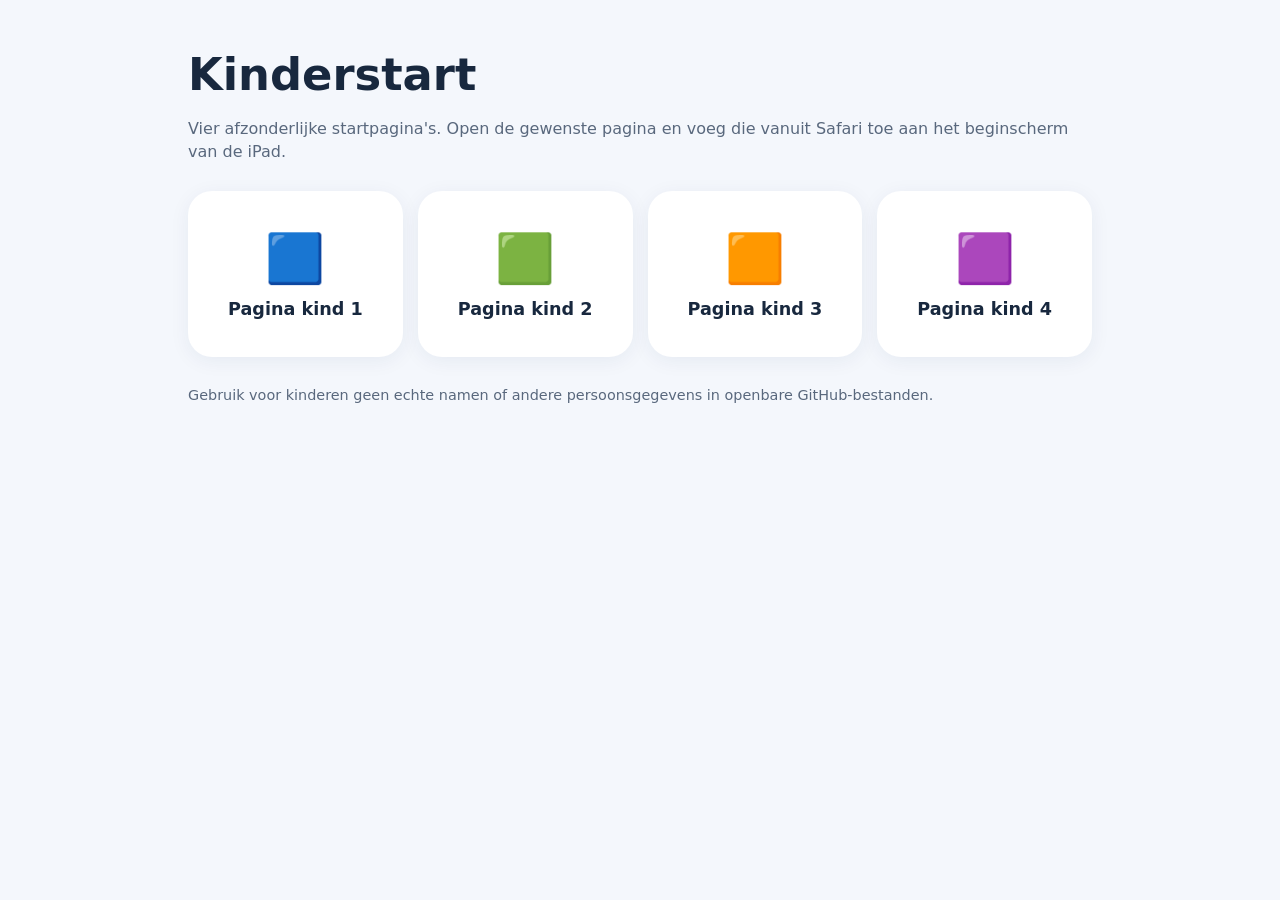
<file: index.html>
<!doctype html><html lang="nl"><head><meta charset="utf-8"><meta name="viewport" content="width=device-width,initial-scale=1"><meta name="theme-color" content="#f4f7fc"><link rel="stylesheet" href="style.css"><title>Kinderstart</title></head><body><main class="wrap"><h1>Kinderstart</h1><p class="muted">Vier afzonderlijke startpagina's. Open de gewenste pagina en voeg die vanuit Safari toe aan het beginscherm van de iPad.</p><section class="grid"><a class="tile" href="kind1.html"><div class="emoji">🟦</div>Pagina kind 1</a><a class="tile" href="kind2.html"><div class="emoji">🟩</div>Pagina kind 2</a><a class="tile" href="kind3.html"><div class="emoji">🟧</div>Pagina kind 3</a><a class="tile" href="kind4.html"><div class="emoji">🟪</div>Pagina kind 4</a></section><p class="note">Gebruik voor kinderen geen echte namen of andere persoonsgegevens in openbare GitHub-bestanden.</p></main></body></html>
</file>
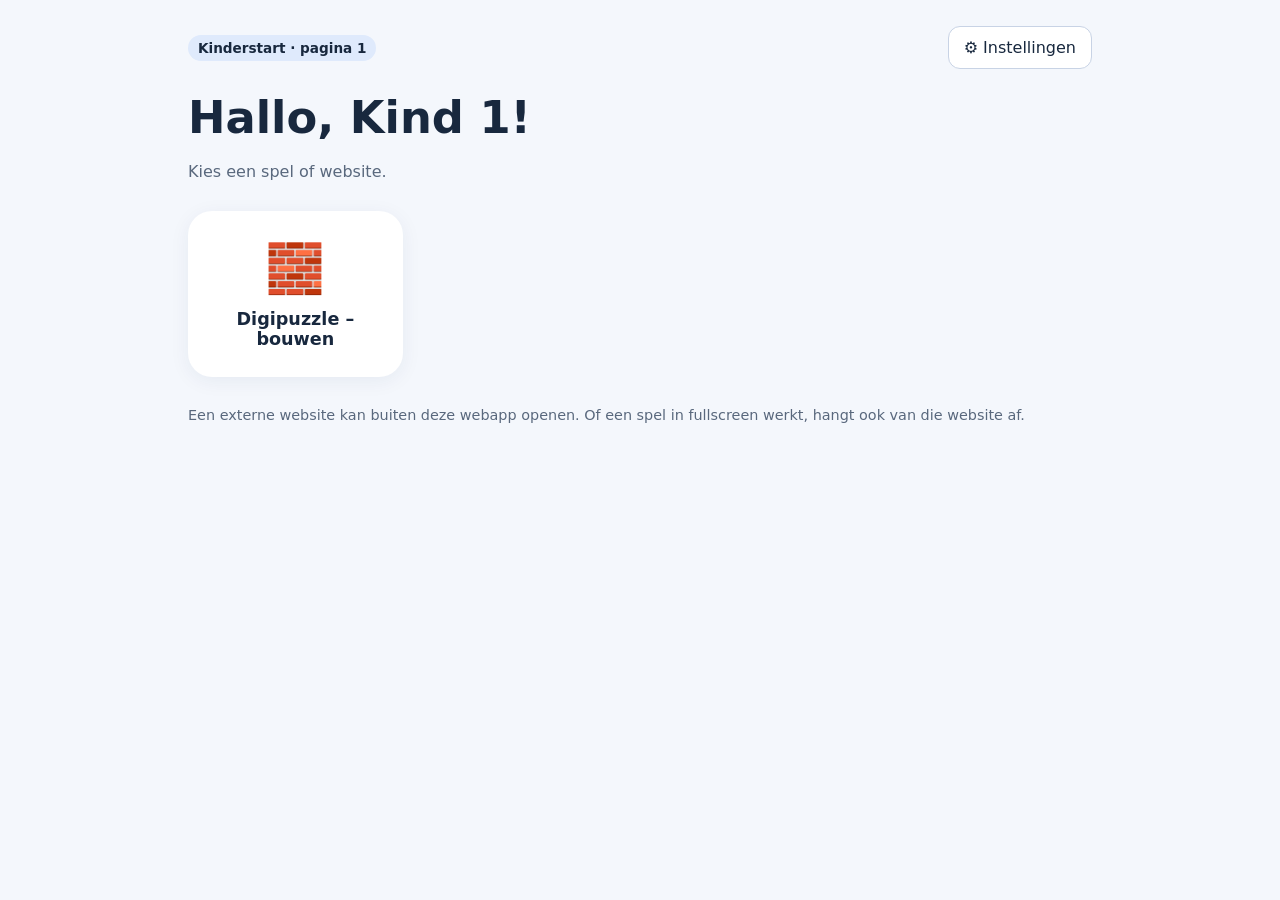
<file: kind1.html>
<!doctype html><html lang="nl"><head><meta charset="utf-8"><meta name="viewport" content="width=device-width,initial-scale=1,viewport-fit=cover"><meta name="theme-color" content="#f4f7fc"><meta name="apple-mobile-web-app-capable" content="yes"><meta name="apple-mobile-web-app-status-bar-style" content="default"><meta name="apple-mobile-web-app-title" content="Kinderstart 1"><link rel="manifest" href="manifest1.webmanifest"><link rel="icon" href="icon.svg" type="image/svg+xml"><link rel="stylesheet" href="style.css"><title>Kinderstart 1</title></head><body data-child="1"><main class="wrap"><header><span class="badge">Kinderstart · pagina 1</span><button class="btn" id="settings">⚙️ Instellingen</button></header><h1 id="title">Hallo!</h1><p class="muted" id="subtitle">Kies een spel of website.</p><section class="grid" id="tiles" aria-label="Mijn links"></section><p class="note">Een externe website kan buiten deze webapp openen. Of een spel in fullscreen werkt, hangt ook van die website af.</p></main><dialog id="editor"><h2>Pagina instellen</h2><label for="name">Naam op de pagina</label><input id="name" maxlength="45"><div class="actions"><button class="btn primary" id="saveName">Naam bewaren</button></div><h3>Links</h3><div class="list" id="rows"></div><div class="actions"><button class="btn primary" id="add">+ Link toevoegen</button></div><h3>Overzetten naar andere iPad</h3><p class="note">Instellingen worden alleen op dit apparaat bewaard. Exporteer of importeer ze om dezelfde pagina op een ander apparaat te gebruiken.</p><div class="actions"><button class="btn" id="export">Exporteer JSON</button><label class="btn" style="margin:0;cursor:pointer">Importeer JSON<input id="import" type="file" accept="application/json,.json" style="display:none"></label></div><p class="note">Dit is geen afgeschermd ouderpaneel: een kind kan deze instellingen ook wijzigen.</p><button class="btn" id="closeEditor">Sluiten</button></dialog><dialog id="linkDialog"><form id="linkForm"><h2>Link instellen</h2><label for="linkTitle">Naam</label><input id="linkTitle" required maxlength="85" placeholder="Bijv. Rekenen"><label for="linkUrl">Volledige URL inclusief parameters</label><input id="linkUrl" required type="url" placeholder="https://voorbeeld.nl/?niveau=3"><label for="linkIcon">Pictogram (emoji)</label><input id="linkIcon" maxlength="8" placeholder="🧮"><div class="row"><button type="button" class="btn" id="cancelLink">Annuleren</button><button type="submit" class="btn primary">Bewaren</button></div></form></dialog><script src="app.js" defer></script></body></html>
</file>
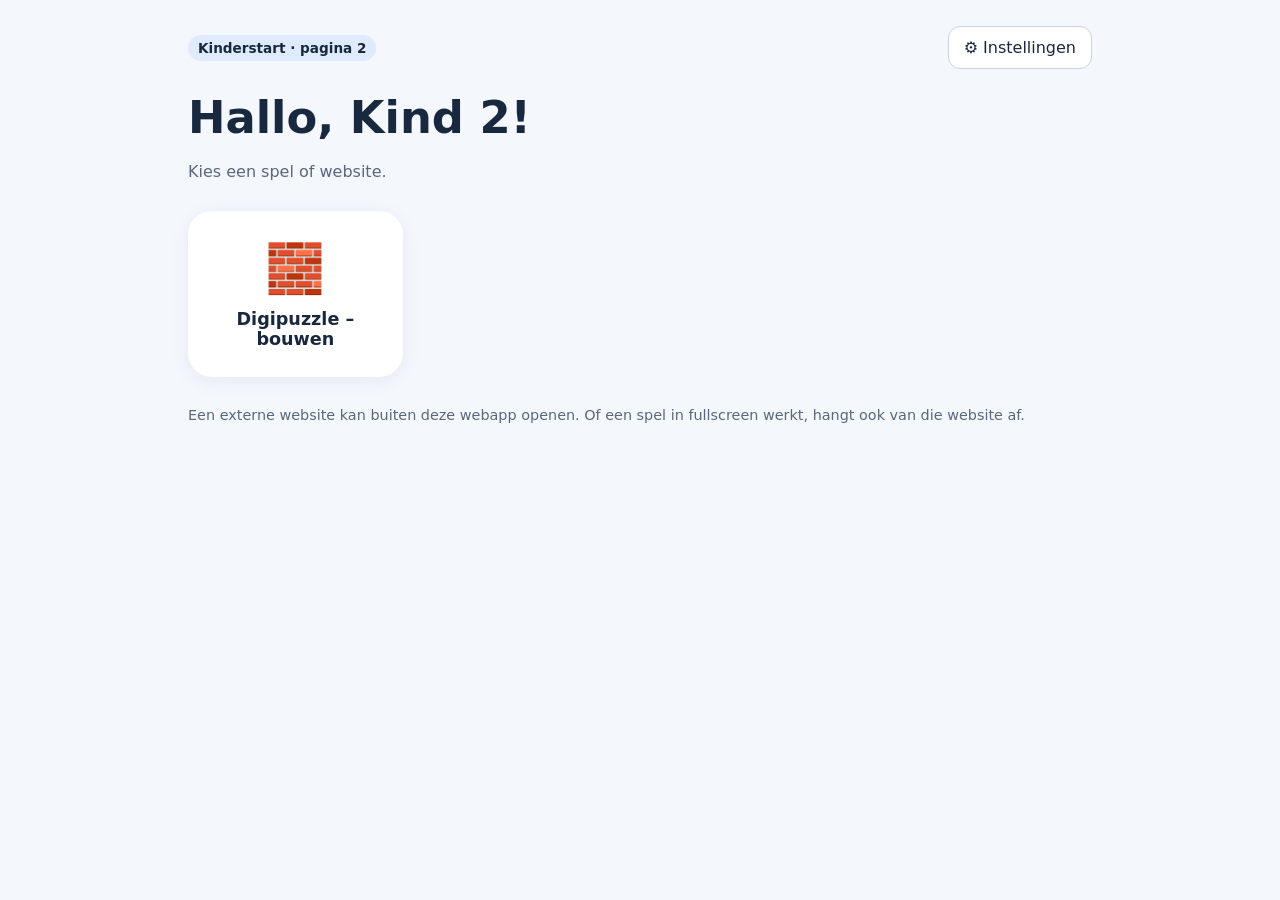
<file: kind2.html>
<!doctype html><html lang="nl"><head><meta charset="utf-8"><meta name="viewport" content="width=device-width,initial-scale=1,viewport-fit=cover"><meta name="theme-color" content="#f4f7fc"><meta name="apple-mobile-web-app-capable" content="yes"><meta name="apple-mobile-web-app-status-bar-style" content="default"><meta name="apple-mobile-web-app-title" content="Kinderstart 2"><link rel="manifest" href="manifest2.webmanifest"><link rel="icon" href="icon.svg" type="image/svg+xml"><link rel="stylesheet" href="style.css"><title>Kinderstart 2</title></head><body data-child="2"><main class="wrap"><header><span class="badge">Kinderstart · pagina 2</span><button class="btn" id="settings">⚙️ Instellingen</button></header><h1 id="title">Hallo!</h1><p class="muted" id="subtitle">Kies een spel of website.</p><section class="grid" id="tiles" aria-label="Mijn links"></section><p class="note">Een externe website kan buiten deze webapp openen. Of een spel in fullscreen werkt, hangt ook van die website af.</p></main><dialog id="editor"><h2>Pagina instellen</h2><label for="name">Naam op de pagina</label><input id="name" maxlength="45"><div class="actions"><button class="btn primary" id="saveName">Naam bewaren</button></div><h3>Links</h3><div class="list" id="rows"></div><div class="actions"><button class="btn primary" id="add">+ Link toevoegen</button></div><h3>Overzetten naar andere iPad</h3><p class="note">Instellingen worden alleen op dit apparaat bewaard. Exporteer of importeer ze om dezelfde pagina op een ander apparaat te gebruiken.</p><div class="actions"><button class="btn" id="export">Exporteer JSON</button><label class="btn" style="margin:0;cursor:pointer">Importeer JSON<input id="import" type="file" accept="application/json,.json" style="display:none"></label></div><p class="note">Dit is geen afgeschermd ouderpaneel: een kind kan deze instellingen ook wijzigen.</p><button class="btn" id="closeEditor">Sluiten</button></dialog><dialog id="linkDialog"><form id="linkForm"><h2>Link instellen</h2><label for="linkTitle">Naam</label><input id="linkTitle" required maxlength="85" placeholder="Bijv. Rekenen"><label for="linkUrl">Volledige URL inclusief parameters</label><input id="linkUrl" required type="url" placeholder="https://voorbeeld.nl/?niveau=3"><label for="linkIcon">Pictogram (emoji)</label><input id="linkIcon" maxlength="8" placeholder="🧮"><div class="row"><button type="button" class="btn" id="cancelLink">Annuleren</button><button type="submit" class="btn primary">Bewaren</button></div></form></dialog><script src="app.js" defer></script></body></html>
</file>
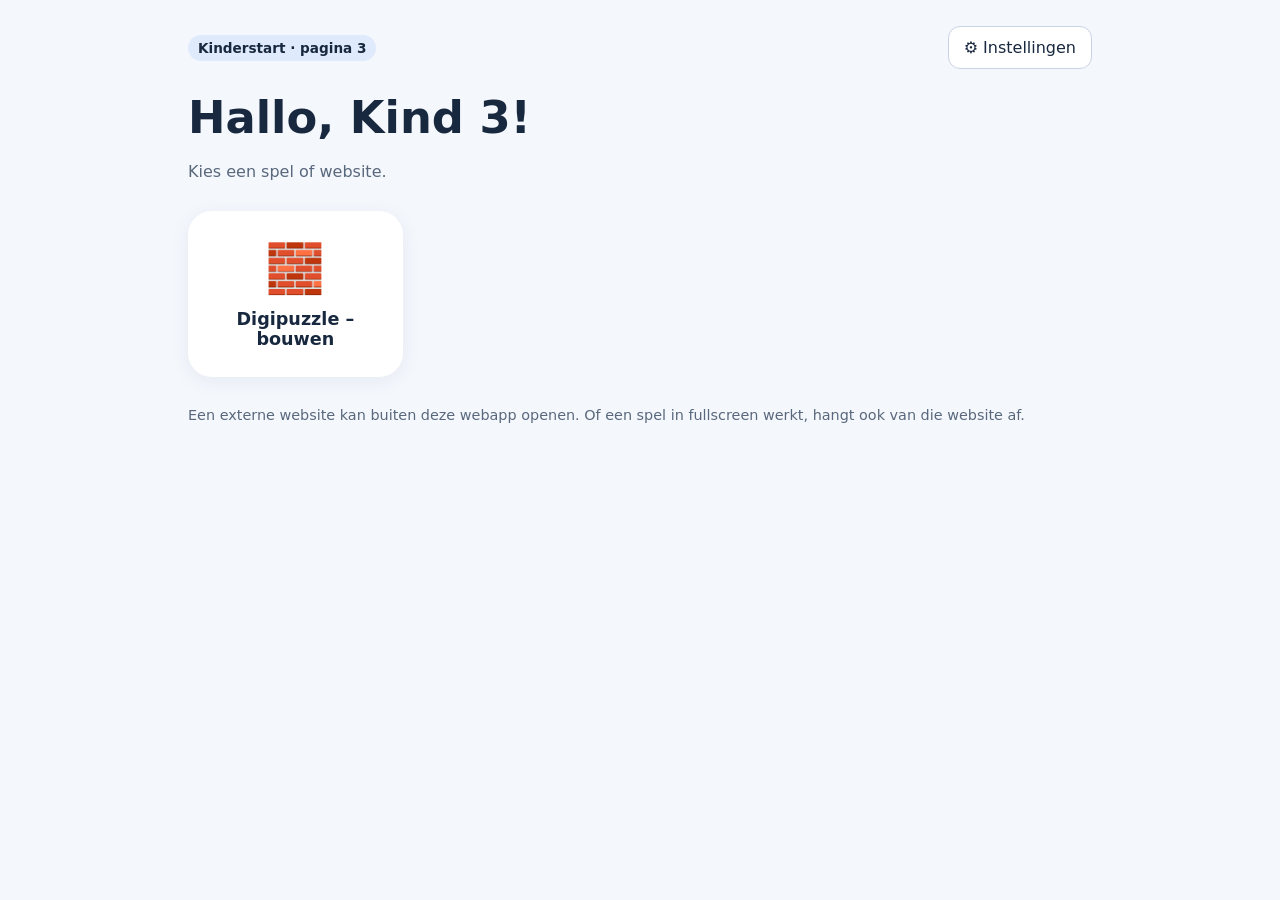
<file: kind3.html>
<!doctype html><html lang="nl"><head><meta charset="utf-8"><meta name="viewport" content="width=device-width,initial-scale=1,viewport-fit=cover"><meta name="theme-color" content="#f4f7fc"><meta name="apple-mobile-web-app-capable" content="yes"><meta name="apple-mobile-web-app-status-bar-style" content="default"><meta name="apple-mobile-web-app-title" content="Kinderstart 3"><link rel="manifest" href="manifest3.webmanifest"><link rel="icon" href="icon.svg" type="image/svg+xml"><link rel="stylesheet" href="style.css"><title>Kinderstart 3</title></head><body data-child="3"><main class="wrap"><header><span class="badge">Kinderstart · pagina 3</span><button class="btn" id="settings">⚙️ Instellingen</button></header><h1 id="title">Hallo!</h1><p class="muted" id="subtitle">Kies een spel of website.</p><section class="grid" id="tiles" aria-label="Mijn links"></section><p class="note">Een externe website kan buiten deze webapp openen. Of een spel in fullscreen werkt, hangt ook van die website af.</p></main><dialog id="editor"><h2>Pagina instellen</h2><label for="name">Naam op de pagina</label><input id="name" maxlength="45"><div class="actions"><button class="btn primary" id="saveName">Naam bewaren</button></div><h3>Links</h3><div class="list" id="rows"></div><div class="actions"><button class="btn primary" id="add">+ Link toevoegen</button></div><h3>Overzetten naar andere iPad</h3><p class="note">Instellingen worden alleen op dit apparaat bewaard. Exporteer of importeer ze om dezelfde pagina op een ander apparaat te gebruiken.</p><div class="actions"><button class="btn" id="export">Exporteer JSON</button><label class="btn" style="margin:0;cursor:pointer">Importeer JSON<input id="import" type="file" accept="application/json,.json" style="display:none"></label></div><p class="note">Dit is geen afgeschermd ouderpaneel: een kind kan deze instellingen ook wijzigen.</p><button class="btn" id="closeEditor">Sluiten</button></dialog><dialog id="linkDialog"><form id="linkForm"><h2>Link instellen</h2><label for="linkTitle">Naam</label><input id="linkTitle" required maxlength="85" placeholder="Bijv. Rekenen"><label for="linkUrl">Volledige URL inclusief parameters</label><input id="linkUrl" required type="url" placeholder="https://voorbeeld.nl/?niveau=3"><label for="linkIcon">Pictogram (emoji)</label><input id="linkIcon" maxlength="8" placeholder="🧮"><div class="row"><button type="button" class="btn" id="cancelLink">Annuleren</button><button type="submit" class="btn primary">Bewaren</button></div></form></dialog><script src="app.js" defer></script></body></html>
</file>
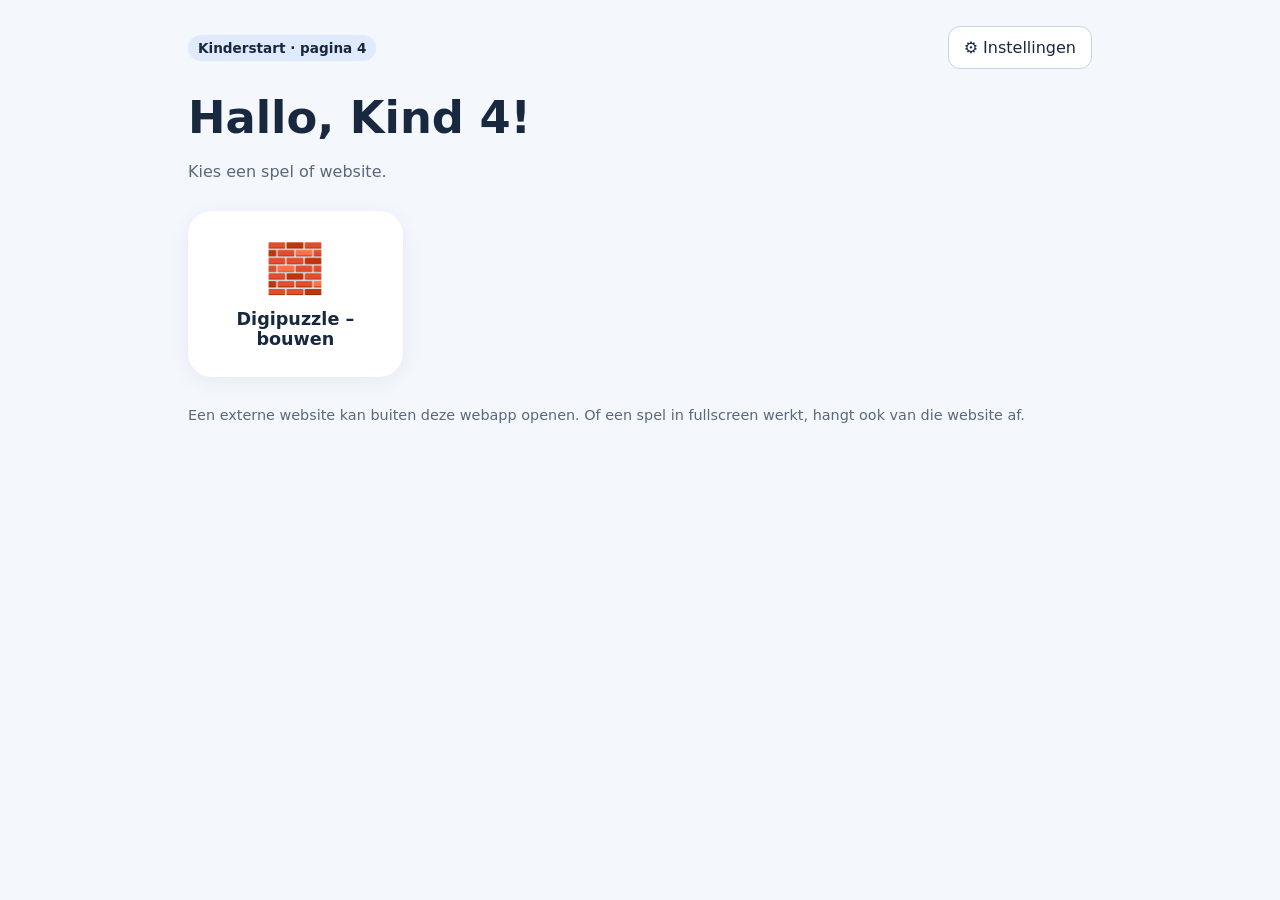
<file: kind4.html>
<!doctype html><html lang="nl"><head><meta charset="utf-8"><meta name="viewport" content="width=device-width,initial-scale=1,viewport-fit=cover"><meta name="theme-color" content="#f4f7fc"><meta name="apple-mobile-web-app-capable" content="yes"><meta name="apple-mobile-web-app-status-bar-style" content="default"><meta name="apple-mobile-web-app-title" content="Kinderstart 4"><link rel="manifest" href="manifest4.webmanifest"><link rel="icon" href="icon.svg" type="image/svg+xml"><link rel="stylesheet" href="style.css"><title>Kinderstart 4</title></head><body data-child="4"><main class="wrap"><header><span class="badge">Kinderstart · pagina 4</span><button class="btn" id="settings">⚙️ Instellingen</button></header><h1 id="title">Hallo!</h1><p class="muted" id="subtitle">Kies een spel of website.</p><section class="grid" id="tiles" aria-label="Mijn links"></section><p class="note">Een externe website kan buiten deze webapp openen. Of een spel in fullscreen werkt, hangt ook van die website af.</p></main><dialog id="editor"><h2>Pagina instellen</h2><label for="name">Naam op de pagina</label><input id="name" maxlength="45"><div class="actions"><button class="btn primary" id="saveName">Naam bewaren</button></div><h3>Links</h3><div class="list" id="rows"></div><div class="actions"><button class="btn primary" id="add">+ Link toevoegen</button></div><h3>Overzetten naar andere iPad</h3><p class="note">Instellingen worden alleen op dit apparaat bewaard. Exporteer of importeer ze om dezelfde pagina op een ander apparaat te gebruiken.</p><div class="actions"><button class="btn" id="export">Exporteer JSON</button><label class="btn" style="margin:0;cursor:pointer">Importeer JSON<input id="import" type="file" accept="application/json,.json" style="display:none"></label></div><p class="note">Dit is geen afgeschermd ouderpaneel: een kind kan deze instellingen ook wijzigen.</p><button class="btn" id="closeEditor">Sluiten</button></dialog><dialog id="linkDialog"><form id="linkForm"><h2>Link instellen</h2><label for="linkTitle">Naam</label><input id="linkTitle" required maxlength="85" placeholder="Bijv. Rekenen"><label for="linkUrl">Volledige URL inclusief parameters</label><input id="linkUrl" required type="url" placeholder="https://voorbeeld.nl/?niveau=3"><label for="linkIcon">Pictogram (emoji)</label><input id="linkIcon" maxlength="8" placeholder="🧮"><div class="row"><button type="button" class="btn" id="cancelLink">Annuleren</button><button type="submit" class="btn primary">Bewaren</button></div></form></dialog><script src="app.js" defer></script></body></html>
</file>
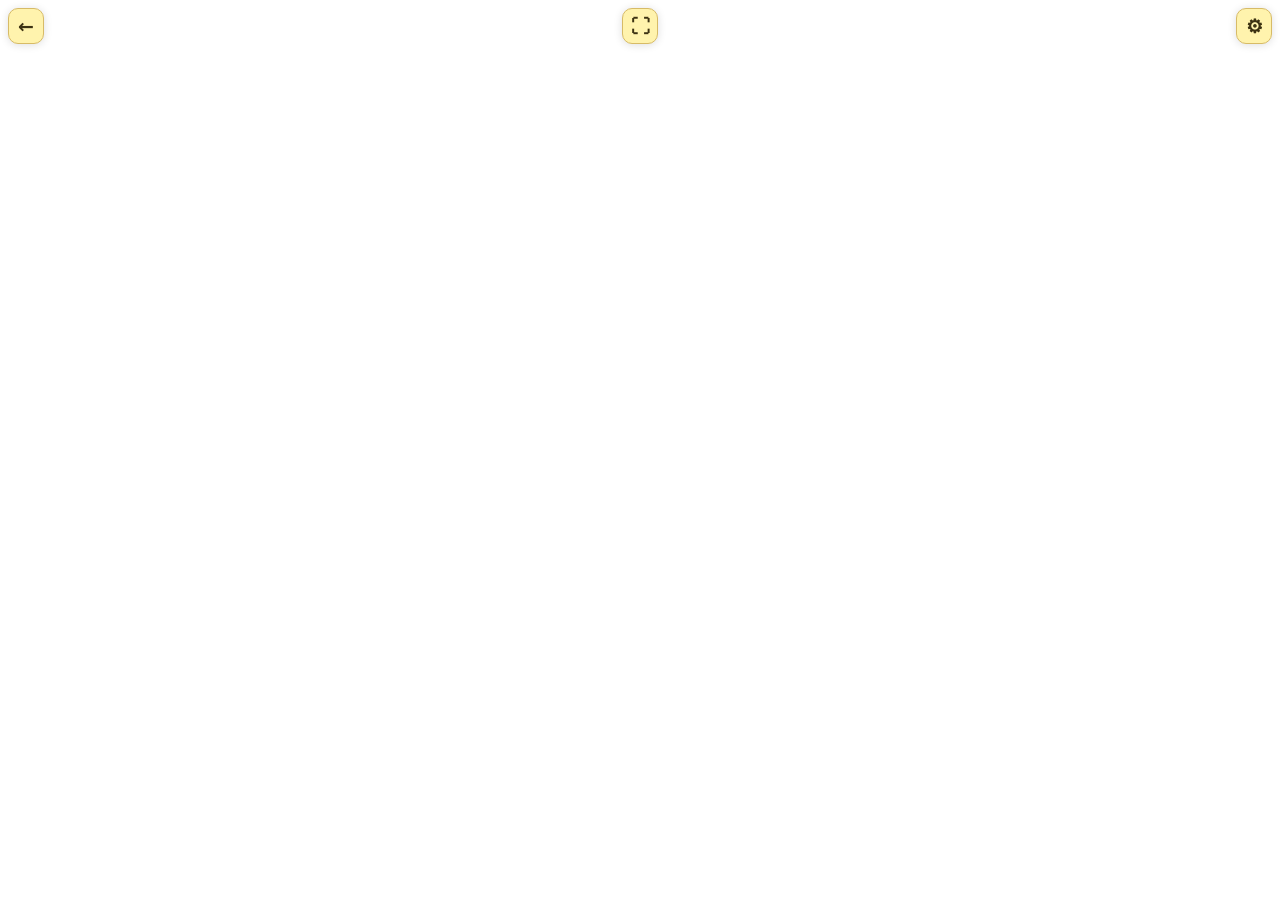
<file: spel.html>
<!doctype html>
<html lang="nl">
<head>
<meta charset="utf-8">
<meta name="viewport" content="width=device-width,initial-scale=1,viewport-fit=cover">
<meta name="apple-mobile-web-app-capable" content="yes">
<meta name="apple-mobile-web-app-status-bar-style" content="black-translucent">
<meta name="theme-color" content="#f4f7fc">
<title>Spel · Kinderstart</title>
<style>
*{box-sizing:border-box}
html,body{margin:0;width:100%;height:100%;overflow:hidden;font-family:system-ui,-apple-system,sans-serif;background:#f4f7fc;color:#18283e}
body{height:100vh;height:100dvh}
#app{position:fixed;inset:0;background:white;overflow:hidden}
#app:fullscreen{width:100%;height:100%;background:white}
#fullscreenNote{position:absolute;bottom:12px;left:50%;transform:translateX(-50%);background:#122c48;color:#fff;padding:8px 12px;border-radius:8px;font-size:13px;z-index:6;max-width:90%;text-align:center}#fullscreenNote[hidden]{display:none}
.viewer{position:absolute;inset:0;overflow:hidden;background:white}
#game{position:absolute;left:0;top:0;display:block;border:0;transform-origin:top left}
.toolbar{position:absolute;z-index:3;top:max(8px,env(safe-area-inset-top));left:max(8px,env(safe-area-inset-left));right:max(8px,env(safe-area-inset-right));display:flex;align-items:flex-start;justify-content:space-between;gap:10px;pointer-events:none}
.toolbar a,.toolbar button{pointer-events:auto;border:1px solid #d7bb67;border-radius:10px;background:#fff3ad;color:#3c3212;text-decoration:none;font-size:19px;font-weight:650;padding:0;width:36px;height:36px;min-width:36px;display:inline-flex;justify-content:center;align-items:center;line-height:1;box-shadow:0 1px 8px #0002} .toolbar a:focus-visible,.toolbar button:focus-visible{outline:3px solid #846400;outline-offset:2px}
.panel{position:absolute;z-index:4;top:calc(max(8px,env(safe-area-inset-top)) + 44px);right:max(8px,env(safe-area-inset-right));width:min(340px,calc(100% - 16px));background:#fffefb;border:1px solid #bcc8d5;border-radius:13px;padding:9px 11px;max-height:calc(100% - 78px - env(safe-area-inset-top) - env(safe-area-inset-bottom));overflow-x:hidden;overflow-y:scroll;-webkit-overflow-scrolling:touch;touch-action:pan-y;overscroll-behavior-y:contain;box-shadow:0 4px 24px #0003;font-size:14px}
.panel[hidden]{display:none}.panel h2{font-size:15px;margin:0 0 3px}.panel p{margin:4px 0 12px;color:#46556a}.row{display:grid;grid-template-columns:1fr auto;gap:2px 6px;margin:6px 0}.row label{font-weight:600}.row input[type=range]{width:100%;accent-color:#1858a7;min-height:26px}.row .entry{grid-column:1/-1;display:grid;grid-template-columns:minmax(0,1fr) 72px;gap:6px;align-items:center}.row input[type=number]{width:100%;font:inherit;font-size:16px;padding:4px 5px;border:1px solid #9baec5;border-radius:8px;min-height:33px;text-align:right}.mode-label{font-weight:650;margin:0 0 4px}.state{font-size:10px;line-height:1.2;border-radius:5px;padding:3px 5px;margin:2px 0 5px;background:#e9f3ff;color:#203953}.panel-head{display:flex;align-items:center;justify-content:space-between;gap:8px;margin-bottom:3px}.panel-head .mode-label{margin:0}.reset-top{font:inherit;font-size:13px;border:1px solid #bdc8d7;border-radius:8px;background:#f6f9ff;padding:5px 9px;color:#173a73;margin:0;min-height:31px;white-space:nowrap}.actions{position:sticky;bottom:-9px;z-index:1;background:#fffefb;padding:7px 0 3px;display:grid;grid-template-columns:repeat(4,minmax(0,1fr));gap:4px;margin-top:7px}.actions button,.actions a{font:inherit;border:1px solid #bdc8d7;border-radius:8px;background:#f6f9ff;padding:6px 3px;color:#173a73;text-decoration:none;font-size:11px;text-align:center;min-width:0;white-space:normal;overflow-wrap:break-word;line-height:1.15;display:flex;align-items:center;justify-content:center;min-height:40px}.actions .btn-ok{background:#15803d;border-color:#166534;color:#fff;font-weight:700}.actions .btn-reset{background:#b91c1c;border-color:#991b1b;color:#fff;font-weight:700}.actions .btn-try{background:#ea7600;border-color:#c45e00;color:#fff;font-weight:700}.reset-top{background:#163b70;border-color:#102c54;color:#fff;font-weight:700}.actions #direct{background:#374151;border-color:#1f2937;color:#fff;font-weight:700}.tip{font-size:12px;color:#566376}
#warning{position:absolute;inset:0;z-index:5;display:none;align-items:center;justify-content:center;background:white;padding:24px;text-align:center}#warning.visible{display:flex}
</style>
</head>
<body>
<div id="app">
<div class="viewer" id="viewer"><iframe id="game" title="Educatieve website" referrerpolicy="strict-origin-when-cross-origin"></iframe></div>
<div class="toolbar"><a id="back" href="kind1.html" title="Terug naar Kinderstart" aria-label="Terug naar Kinderstart">←</a><button id="full" type="button" title="Schermvullend" aria-label="Schermvullend">⛶</button><button id="settings" type="button" title="Weergave-instellingen" aria-label="Weergave-instellingen" aria-expanded="false" aria-controls="panel">⚙</button></div>
<section class="panel" id="panel" hidden aria-label="Weergave-instellingen">
<div class="panel-head"><div id="modeLabel" class="mode-label">Profiel: standaard</div><button id="rollback" class="reset-top" type="button">↶ Vorige</button></div>
<div class="state" id="safeStatus" role="status">De laatst bevestigde instellingen zijn actief.</div>
<div class="row"><label for="crop">Onderkant afsnijden</label><output id="cropValue">0 px</output><div class="entry"><input id="crop" type="range" min="0" max="450" step="5" value="0"><input type="number" id="cropNumber" min="0" max="450" step="1" value="0" aria-label="Waarde crop"></div></div>
<div class="row"><label for="topCrop">Bovenkant afsnijden</label><output id="topCropValue">0 px</output><div class="entry"><input id="topCrop" type="range" min="0" max="500" step="5" value="0"><input type="number" id="topCropNumber" min="0" max="500" step="1" value="0" aria-label="Waarde bovenkant afsnijden"></div></div>
<div class="row"><label for="leftCrop">Linkerkant afsnijden</label><output id="leftCropValue">0 px</output><div class="entry"><input id="leftCrop" type="range" min="0" max="450" step="5" value="0"><input type="number" id="leftCropNumber" min="0" max="450" step="1" value="0" aria-label="Waarde leftCrop"></div></div>
<div class="row"><label for="zoom">Iframe-zoom (uit- en inzoomen)</label><output id="zoomValue">100%</output><div class="entry"><input id="zoom" type="range" min="10" max="190" step="5" value="100"><input type="number" id="zoomNumber" min="10" max="190" step="1" value="100" aria-label="Waarde zoom"></div></div>
<div class="row"><label for="shift">Verticaal verschuiven (− omhoog, + omlaag)</label><output id="shiftValue">0 px</output><div class="entry"><input id="shift" type="range" min="-120" max="200" step="5" value="0"><input type="number" id="shiftNumber" min="-120" max="200" step="1" value="0" aria-label="Waarde shift"></div></div>
<div class="row"><label for="shiftX">Horizontaal verschuiven (− links, + rechts)</label><output id="shiftXValue">0 px</output><div class="entry"><input id="shiftX" type="range" min="-300" max="300" step="5" value="0"><input type="number" id="shiftXNumber" min="-300" max="300" step="1" value="0" aria-label="Waarde shiftX"></div></div>
<div class="actions"><button id="confirmSafe" class="btn-ok" type="button">Oke!</button><button id="reset" class="btn-reset" type="button">Reset</button><button id="close" class="btn-try" type="button">Try it!</button><a id="direct" href="#">Open ↗</a></div>
</section>
<div id="warning"><div><h2>Ongeldige spellink</h2><p>Open het spel via de Kinderstart-pagina.</p><a href="kind1.html" id="fallback">Terug</a></div></div>
<div id="fullscreenNote" role="status" hidden></div>
</div>
<script>
(()=>{'use strict';
const params=new URLSearchParams(location.search);
const child=/^[1-4]$/.test(params.get('kind')||'')?params.get('kind'):'1';
document.getElementById('back').href='kind'+child+'.html';
document.getElementById('fallback').href='kind'+child+'.html';
let url;
try{url=new URL(params.get('url')||'https://www.digipuzzle.net/minigames/build/build.htm?nolink=true');if(url.protocol!=='https:'||!['www.digipuzzle.net','digipuzzle.net','app.automatus.be','www.edugames.online','edugames.online','thisissand.com','www.thisissand.com','sommenmaker.nl','www.sommenmaker.nl'].includes(url.hostname))throw Error('URL niet toegestaan');}
catch(_){document.getElementById('warning').classList.add('visible');return;}
if(url.hostname.endsWith('digipuzzle.net')&&!url.searchParams.has('nolink'))url.searchParams.set('nolink','true');
document.getElementById('game').src=url.href;
document.getElementById('direct').href=url.href;
const game=document.getElementById('game'),viewer=document.getElementById('viewer'),panel=document.getElementById('panel'),settings=document.getElementById('settings');
const full=document.getElementById('full'),app=document.getElementById('app'),note=document.getElementById('fullscreenNote');
let noteTimer;function message(t){note.textContent=t;note.hidden=false;clearTimeout(noteTimer);noteTimer=setTimeout(()=>{note.hidden=true},3800)}
function currentFullscreen(){return document.fullscreenElement||document.webkitFullscreenElement}
// Ook op iPadOS zonder Fullscreen API kan tussen beide weergaveprofielen worden gewisseld.
const storePrefix='kinderstart_profiles_v2_'+url.origin+url.pathname+url.search;
const legacyKey='kinderstart_view_'+url.pathname;
const defaults={crop:0,topCrop:0,leftCrop:0,zoom:100,shift:0,shiftX:0};
const limits={crop:[0,450],topCrop:[0,500],leftCrop:[0,450],zoom:[10,190],shift:[-120,200],shiftX:[-300,300]};
function sanitize(obj){const result={};for(const k of Object.keys(defaults)){const n=Number(obj?.[k]);result[k]=Number.isFinite(n)?Math.round(Math.min(limits[k][1],Math.max(limits[k][0],n))):defaults[k]}return result}
function storageRead(k){try{return JSON.parse(localStorage.getItem(k)||'null')}catch(_){return null}}
function storageWrite(k,v){try{localStorage.setItem(k,JSON.stringify(v));return true}catch(_){message('Opslaan mislukt: opslag is niet beschikbaar.');return false}}
const crop=document.getElementById('crop'),topCrop=document.getElementById('topCrop'),leftCrop=document.getElementById('leftCrop'),zoom=document.getElementById('zoom'),shift=document.getElementById('shift'),shiftX=document.getElementById('shiftX');
const controls={crop,topCrop,leftCrop,zoom,shift,shiftX};
const modeLabel=document.getElementById('modeLabel'),safeStatus=document.getElementById('safeStatus');
let mode='standard',requestedFullscreen=false;
let data=storageRead(storePrefix);
if(!data||data.version!==2){
 const legacy=storageRead(legacyKey);
 const initial=legacy&&typeof legacy==='object'?sanitize(legacy):{...defaults};
 data={version:2,standard:{safe:initial},fullscreen:{safe:{...initial}}};
 storageWrite(storePrefix,data);
}
for(const m of ['standard','fullscreen']){
 if(!data[m]||typeof data[m]!=='object')data[m]={safe:{...defaults}};
 data[m].safe=sanitize(data[m].safe);
 // Een onbevestigde test kan bij een crash zijn achtergebleven: nooit automatisch herstellen.
 if(data[m].pending)delete data[m].pending;
}
storageWrite(storePrefix,data);
let values={...data.standard.safe};
function setValues(o){values=sanitize(o);for(const k of Object.keys(controls)){controls[k].value=values[k];document.getElementById(k+'Number').value=values[k]}apply()}
function pending(){return JSON.stringify(values)!==JSON.stringify(data[mode].safe)}
function updateStatus(){const dirty=pending();safeStatus.textContent=dirty?'Testinstellingen actief. Klik op “Oke!” zodra het spel stabiel werkt. Bij opnieuw laden worden onbevestigde waarden verworpen.':'Laatst bevestigde, werkende instellingen actief.';modeLabel.textContent='Profiel: '+(mode==='standard'?'standaard':'schermvullend');document.getElementById('rollback').disabled=!dirty;document.getElementById('confirmSafe').disabled=!dirty}
function changeMode(next){if(mode===next)return;mode=next;setValues(data[mode].safe);updateStatus();updateFull()}
function updateFull(){const active=mode==='fullscreen';full.textContent=active?'⤢':'⛶';full.setAttribute('aria-label',active?'Standaardweergave':'Schermvullend');full.title=active?'Standaardweergave':'Schermvullend';setTimeout(apply,120)}
full.addEventListener('click',async()=>{
 if(mode==='fullscreen'){
  if(currentFullscreen()){try{if(document.exitFullscreen)await document.exitFullscreen();else if(document.webkitExitFullscreen)document.webkitExitFullscreen()}catch(_){}}
  requestedFullscreen=false;changeMode('standard');return;
 }
 // De gebruiker tikt op de knop: op ondersteunde browsers een geldige gebruikersactie.
 requestedFullscreen=true;changeMode('fullscreen');
 try{
  if(!currentFullscreen()){
   if(app.requestFullscreen)await app.requestFullscreen();
   else if(app.webkitRequestFullscreen)app.webkitRequestFullscreen();
  }
 }catch(_){message('De browser ondersteunt deze fullscreenaanvraag niet. Het schermvullende profiel is wel ingeschakeld.')}
});
function onFullChange(){if(!currentFullscreen()&&requestedFullscreen){requestedFullscreen=false;changeMode('standard')}else if(currentFullscreen()&&mode!=='fullscreen'){changeMode('fullscreen')}updateFull()}
document.addEventListener('fullscreenchange',onFullChange);
document.addEventListener('webkitfullscreenchange',onFullChange);
function apply(){
const c=Number(crop.value),tc=Number(topCrop.value),lc=Number(leftCrop.value),z=Number(zoom.value)/100,s=Number(shift.value),sx=Number(shiftX.value);
const w=viewer.clientWidth,h=viewer.clientHeight;
// Een kleinere schaal geeft Digipuzzle een bredere/ hogere virtuele viewport.
// Positieve verschuiving beweegt omlaag; negatieve verschuiving omhoog.
// Boven- en onderbijsnijden vergroten de virtuele iframe-hoogte; de bovenkant wordt buiten beeld geplaatst.
// Het iframe begint links buiten beeld met de ingestelde afsnijding.
// De breedte wordt aangepast zodat de rechterrand desondanks beschikbaar blijft.
game.style.width=(Math.max(1,w-sx+lc)/z)+'px';
game.style.height=(Math.max(1,h-s+tc+c)/z)+'px';
game.style.transform=`translate(${sx-lc}px, ${s-tc}px) scale(${z})`;
document.getElementById('cropValue').textContent=c+' px';
document.getElementById('topCropValue').textContent=tc+' px';
document.getElementById('leftCropValue').textContent=lc+' px';
document.getElementById('shiftXValue').textContent=(sx>0?'+':'')+sx+' px';
document.getElementById('zoomValue').textContent=Math.round(z*100)+'%';
document.getElementById('shiftValue').textContent=(s>0?'+':'')+s+' px';

}
// Synchroniseer schuifregelaar en handmatige invoer in beide richtingen.
[crop,topCrop,leftCrop,zoom,shift,shiftX].forEach(el=>{
 const number=document.getElementById(el.id+'Number');
 function updateFromSlider(){number.value=el.value;values[el.id]=Number(el.value);apply();updateStatus()}
 function updateFromNumber(){
  if(number.value.trim()==='')return;
  const value=Number(number.value);
  if(!Number.isFinite(value))return;
  const clamped=Math.max(Number(el.min),Math.min(Number(el.max),Math.round(value)));
  el.value=String(clamped);number.value=el.value;values[el.id]=Number(el.value);apply();updateStatus();
 }
 el.addEventListener('input',updateFromSlider);
 number.addEventListener('change',updateFromNumber);
 number.addEventListener('blur',()=>{number.value=el.value});
 number.value=el.value;
});
document.getElementById('reset').addEventListener('click',()=>{setValues(defaults);updateStatus()});
document.getElementById('rollback').addEventListener('click',()=>{setValues(data[mode].safe);updateStatus()});
document.getElementById('confirmSafe').addEventListener('click',()=>{
 // Er is geen API om de gezondheid van een extern iframe betrouwbaar te testen.
 // De gebruiker bevestigt expliciet dat deze instelling goed werkt.
 data[mode].safe=sanitize(values);
 storageWrite(storePrefix,data);updateStatus();message('Werkende instellingen voor '+(mode==='fullscreen'?'schermvullend':'standaard')+' bewaard.');
});
function showPanel(open){panel.hidden=!open;if(open)panel.scrollTop=0;settings.setAttribute('aria-expanded',String(open));}
settings.addEventListener('click',()=>showPanel(panel.hidden));document.getElementById('close').addEventListener('click',()=>showPanel(false));
window.addEventListener('resize',apply);setValues(data[mode].safe);updateStatus();
// Op iPadOS kan de Fullscreen API niet automatisch zonder gebruikersactie starten.
// De geïnstalleerde Kinderstart-webapp draait al zonder browserbalken.
})();
</script>
</body>
</html>
</file>
<file: style.css>
:root{font-family:system-ui,-apple-system,sans-serif;color-scheme:light;--ink:#18283e;--muted:#59687d;--bg:#f4f7fc;--card:#fff;--accent:#2463d3}*{box-sizing:border-box}body{margin:0;color:var(--ink);background:var(--bg)}.wrap{max-width:940px;margin:0 auto;padding:26px 18px 65px}header{display:flex;align-items:center;justify-content:space-between;gap:15px;flex-wrap:wrap}h1{font-size:clamp(1.8rem,5vw,2.8rem);margin:22px 0 4px}p{line-height:1.45}.muted{color:var(--muted)}.grid{display:grid;grid-template-columns:repeat(auto-fill,minmax(185px,1fr));gap:15px;margin:28px 0}.tile{display:flex;flex-direction:column;justify-content:center;align-items:center;gap:12px;min-height:166px;border-radius:24px;background:var(--card);box-shadow:0 4px 20px #17315a10;text-decoration:none;color:var(--ink);font-weight:750;font-size:1.1rem;padding:20px;text-align:center;border:2px solid transparent}.tile:focus-visible,.tile:hover{border-color:var(--accent)}.emoji{font-size:3rem}.btn{background:#fff;border:1px solid #c8d3e5;padding:11px 15px;border-radius:12px;font:inherit;color:var(--ink);cursor:pointer}.primary{background:var(--accent);color:#fff;border-color:var(--accent)}.actions{display:flex;gap:9px;flex-wrap:wrap;margin:24px 0}dialog{border:0;border-radius:18px;max-width:520px;width:calc(100% - 25px);padding:25px;box-shadow:0 15px 65px #081e4666}dialog::backdrop{background:#0d1d366e}label{display:block;margin:15px 0 5px;font-weight:650}input{font:inherit;width:100%;padding:11px;border-radius:10px;border:1px solid #a8b7cd}form .row{display:flex;gap:8px;justify-content:flex-end;margin-top:20px}.list{display:grid;gap:9px}.list-row{display:flex;align-items:center;gap:10px;padding:8px;border-bottom:1px solid #e6ecf5}.list-row span{flex:1;min-width:0;overflow-wrap:anywhere}.badge{display:inline-block;padding:5px 10px;background:#dfeafc;border-radius:30px;font-size:.85rem;font-weight:650}a{color:var(--accent)}.note{font-size:.9rem;color:var(--muted)}
</file>
